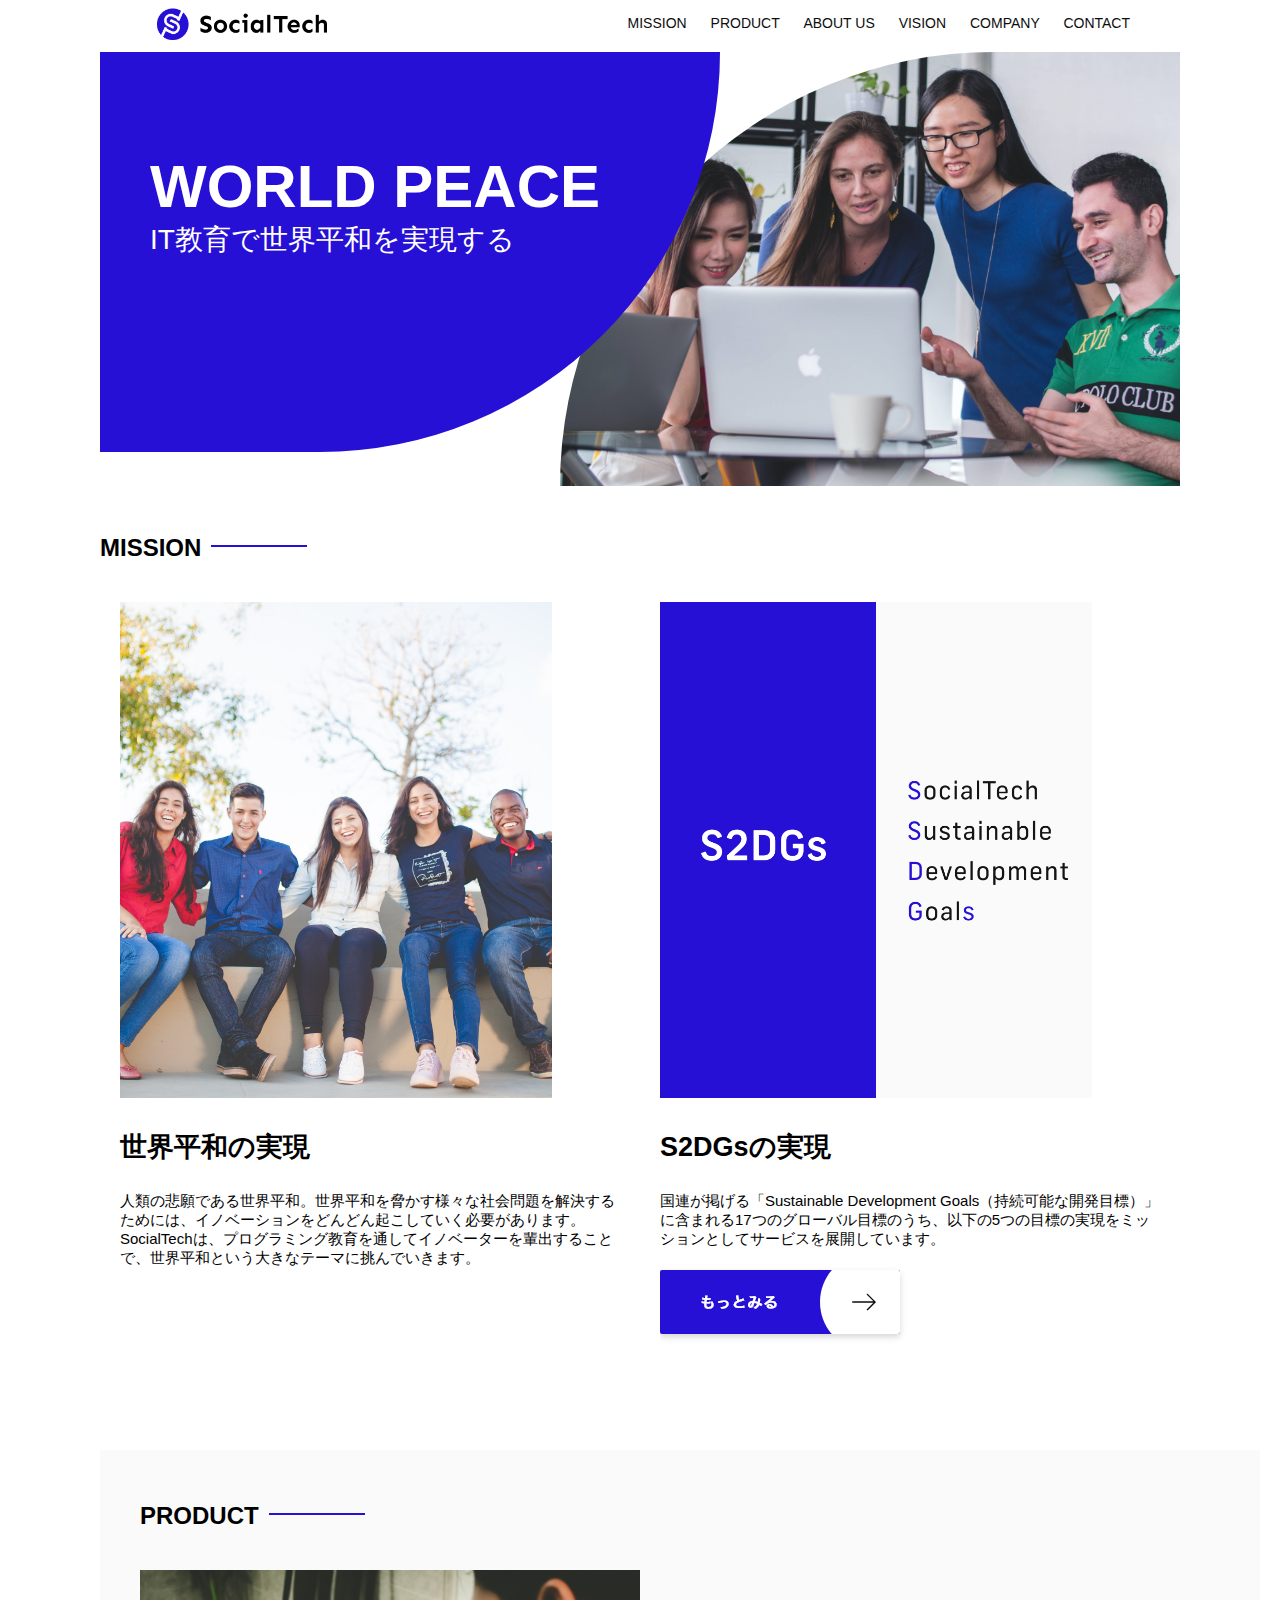
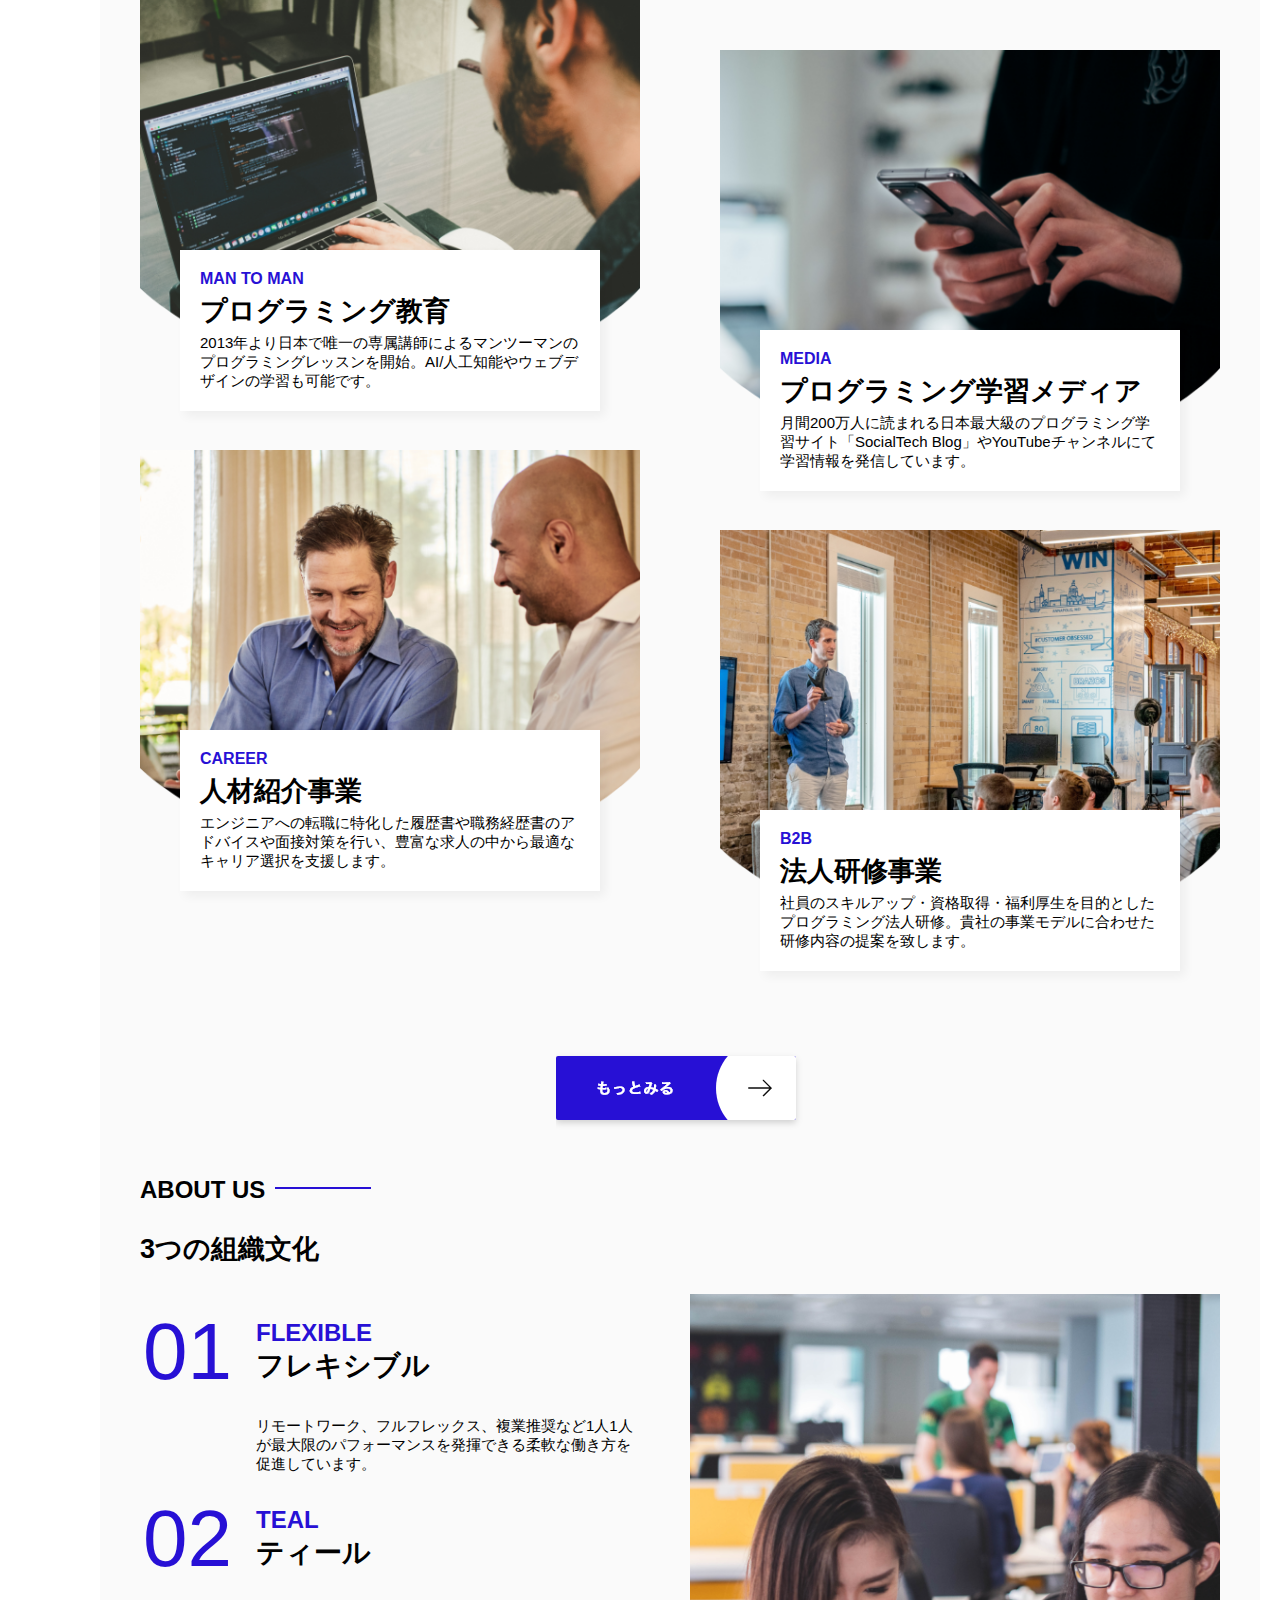
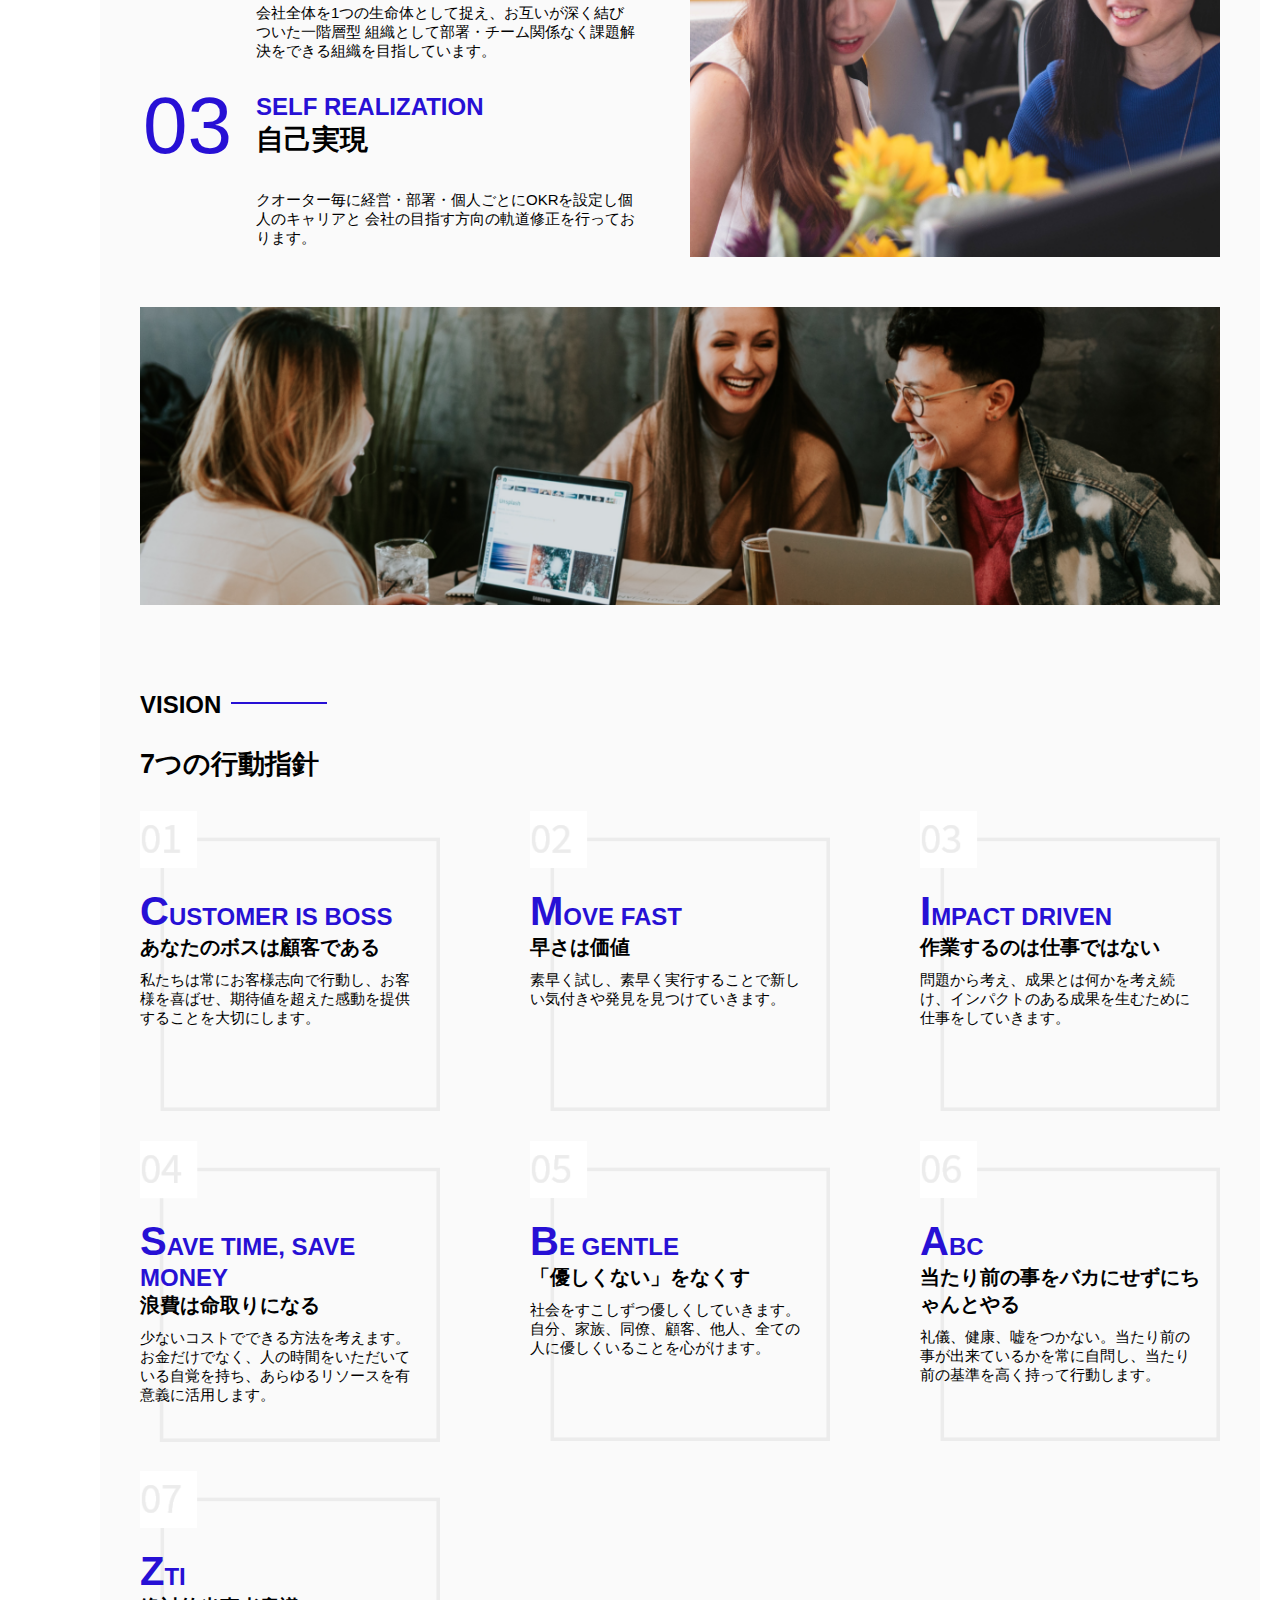
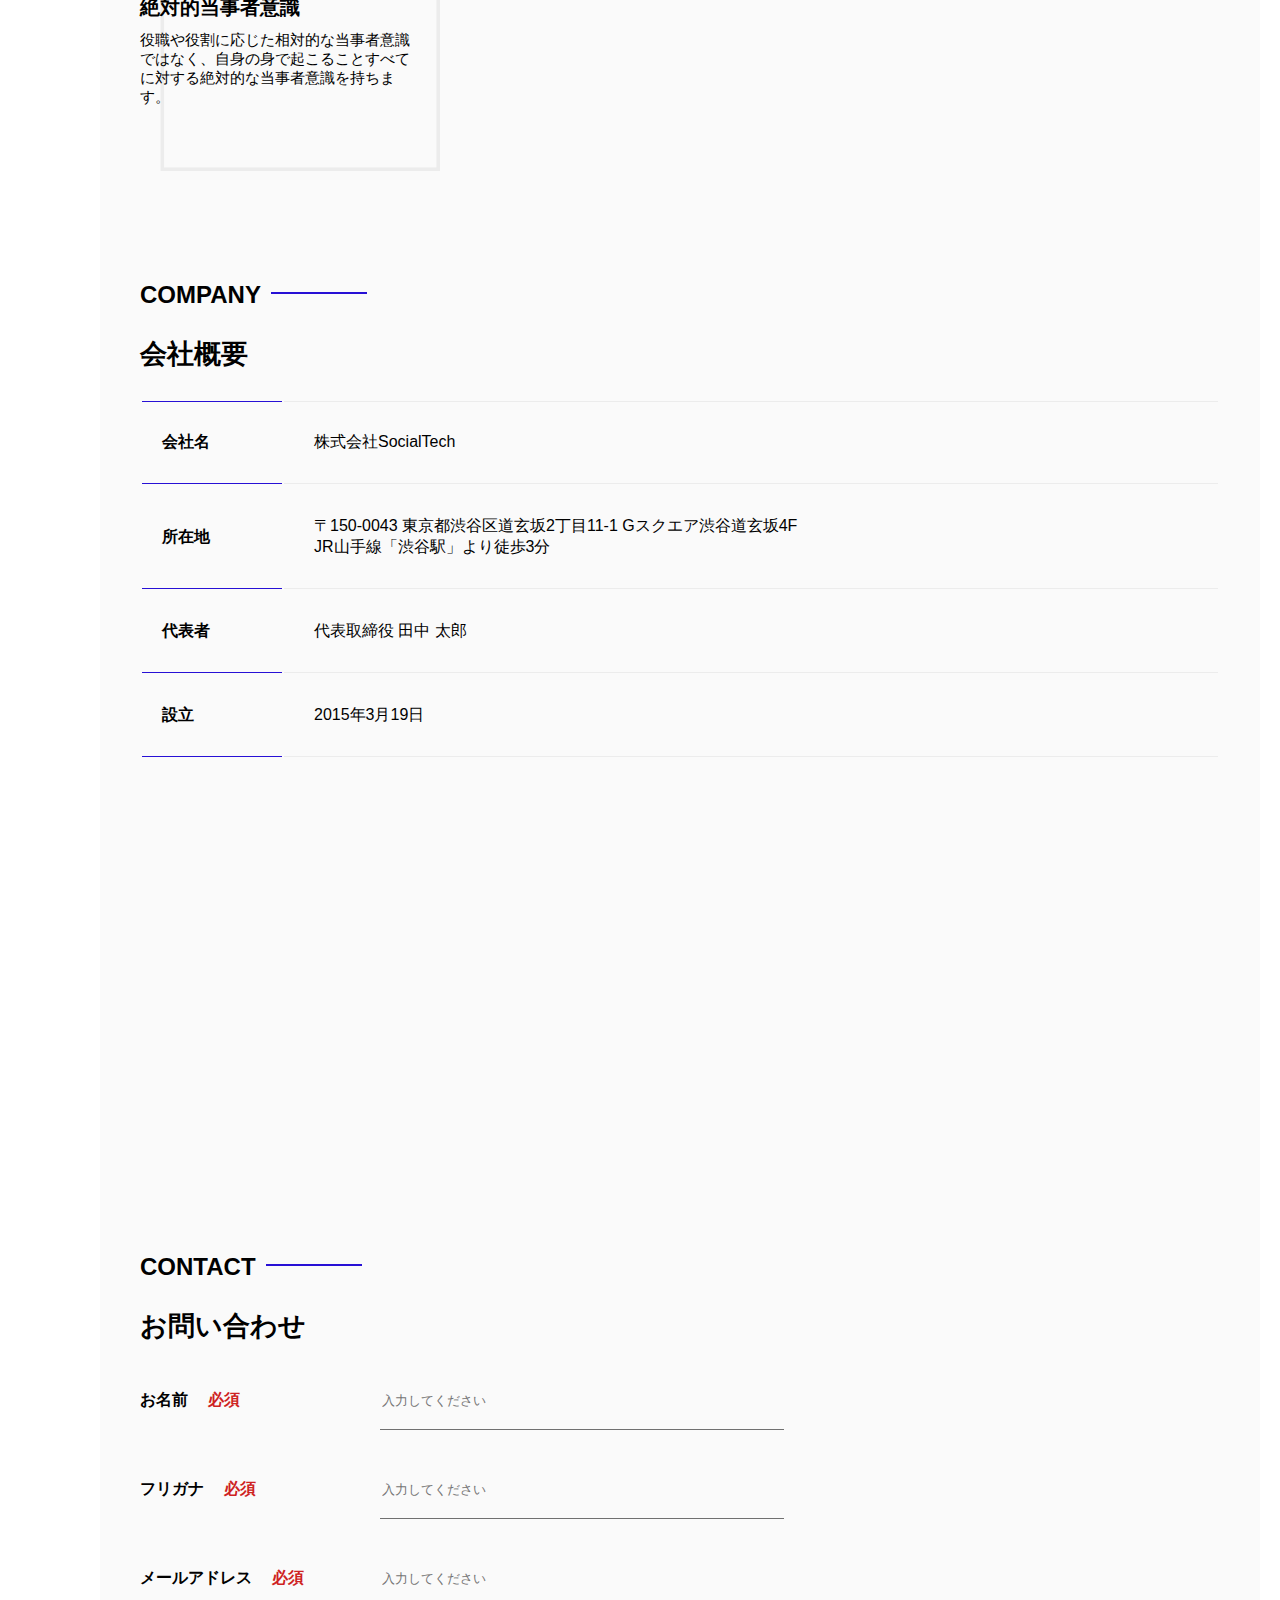
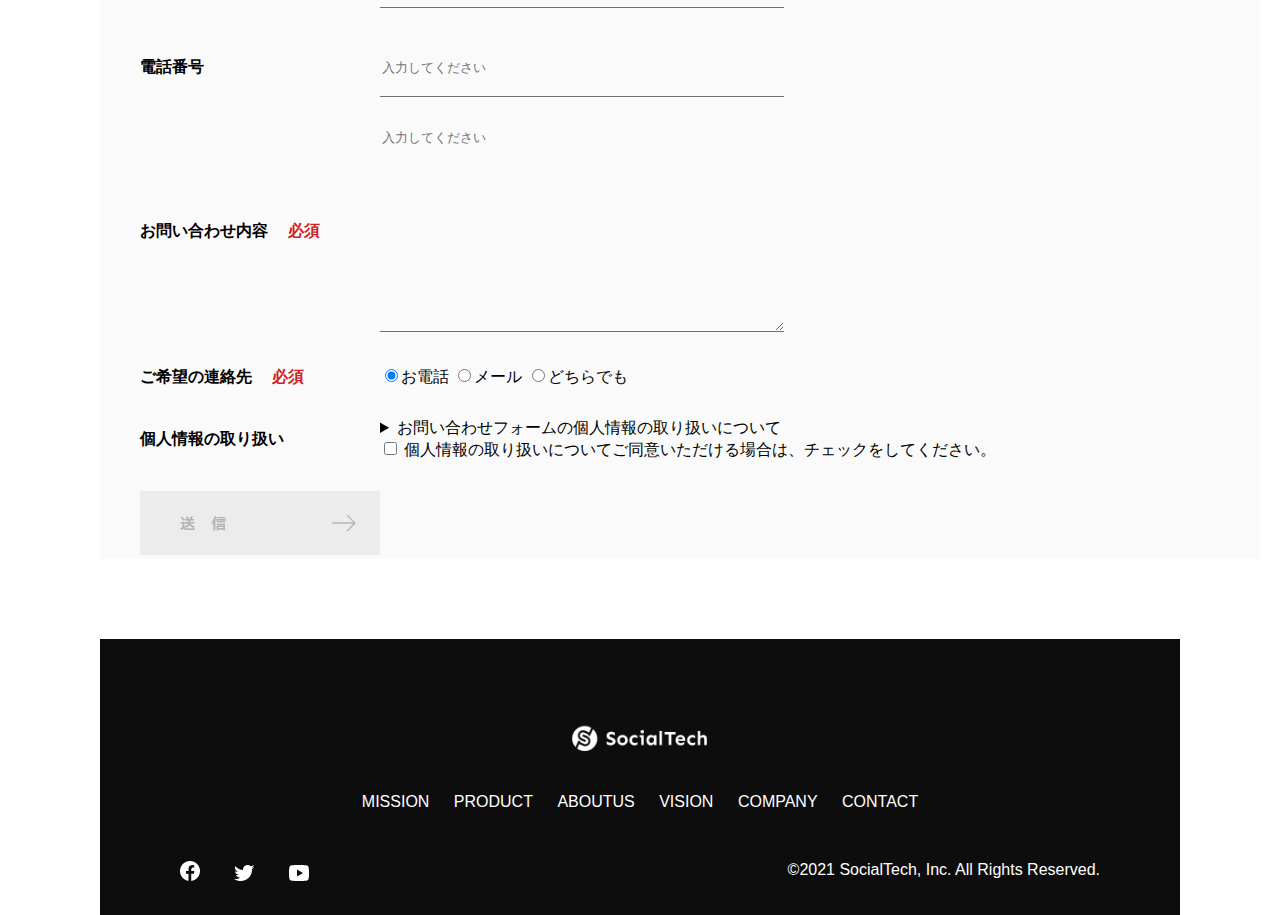
<file: index.html>
<!DOCTYPE html>
<html lang="jp">
<head>
  <meta charset="UTF-8">
  <meta http-equiv="X-UA-Compatible" content="IE=edge">
  <meta name="description" content="SocialTechはEdTech業界のリーディングカンパニーを目指します。">
  <meta name="viewport" content="width=device-width, initial-scale=1.0">
  <title>Socialtech</title>
  <link rel="stylesheet" href="style.css">


  <meta property="og:title" content="SocialTechサンプル">
<meta property="og:description" content="SocialTech ">
<meta property="og:type" content="article"></meta>
<meta property="og:url" content="https://koharuko.github.io/socialtech03/"></meta>
<meta property="og:image" content="https://koharuko.github.io/socialtech03//images/index/index-aboutus1.png"></meta>
<meta name="twitter:card" content="summary"></meta>
<meta property="twitter:title" content="侍エンジニアの教材通りに初めて作成したwebページです"></meta>
<meta property="twitter:description" content="SocialTech "></meta>
<meta property="twitter:image" content="https://koharuko.github.io/socialtech03/images/index/index-aboutus1.png"></meta>
  

</head>
<body>

  <header>
    <a href="index.html"><img src="images/logo.png" alt="トップページに戻る"></a>

    <nav id="nav-pc">
      <a href="mission.html">MISSION</a>
      <a href="product.html">PRODUCT</a>
      <a href="index.html#aboutus">ABOUT US</a>
      <a href="index.html#vision">VISION</a>
      <a href="index.html#company">COMPANY</a>
      <a href="index.html#contact">CONTACT</a>
    </nav>
    <!-- スマホ用メニューボタン -->
    <img id="menu-sp" src="images/button-menu.png" alt="ナビゲーションを開く" onclick="document.getElementById('nav-sp').style.display = 'block'">

     <!-- スマホ用ナビゲーション -->
     <nav id="nav-sp">
      <img id="close" src="images/button-close.png" alt="ナビゲーションを閉じる" onclick="document.getElementById('nav-sp').style.display = 'none'">
      <a id="logo-sp" href="index.html" onclick="document.getElementById('nav-sp').style.display = 'none'"><img
          src="images/logo-sp.png" alt="トップページに戻る"></a>
      <a class="menu" href="mission.html" onclick="document.getElementById('nav-sp').style.display = 'none'">MISSION</a>
      <a class="menu" href="product.html" onclick="document.getElementById('nav-sp').style.display = 'none'">PRODUCT</a>
      <a class="menu" href="index.html#aboutus" onclick="document.getElementById('nav-sp').style.display = 'none'">ABOUT
        US</a>
      <a class="menu" href="index.html#vision"
        onclick="document.getElementById('nav-sp').style.display = 'none'">VISION</a>
      <a class="menu" href="index.html#company"
        onclick="document.getElementById('nav-sp').style.display = 'none'">COMPANY</a>
      <a class="menu" href="index.html#contact"
        onclick="document.getElementById('nav-sp').style.display = 'none'">CONTACT</a>
      <div id="sns">
        <a href="https://www.facebook.com/sejuku2013"><img src="images/button-facebook.png" alt="Facebookのリンク"></a>
        <a href="https://twitter.com/samuraijuku"><img src="images/button-twitter.png" alt="Twitterのリンク"></a>
        <a href="https://www.youtube.com/channel/UCCFOQO5aDK0xXam4cUQXT8g"><img src="images/button-youtube.png" alt="YouTubeのリンク"></a>
      </div>
    </nav>
  </header>

  <main>
    <article>
      <!-- メインビジュアル -->
      <section id="main-visual">
        <div id="main-message">
          <h1>WORLD PEACE</h1>
          <p>IT教育で世界平和を実現する</p>
        </div>
        <img src="images/index/index-main.png" alt="PCの周りに集まる多国籍の仲間たち">
      </section>
      <!-- ミッション -->
      <section id="mission">
        <h2 class="index-h2">MISSION</h2>
        <div id="mission-flex">
          <div>
            <img id="mission-photo" src="images/index/index-mission.png" alt="屋外のベンチで写真を撮影する多国籍の仲間たち">
              <h3>世界平和の実現</h3>
              <p>
                人類の悲願である世界平和。世界平和を脅かす様々な社会問題を解決するためには、イノベーションをどんどん起こしていく必要があります。SocialTechは、プログラミング教育を通してイノベーターを輩出することで、世界平和という大きなテーマに挑んでいきます。
              </p>
          </div>
            <div>
              <img id="s2dgs" src="images/index/s2dgs.png" alt="S2DGs">
              <h3>S2DGsの実現</h3>
              <p>国連が掲げる「Sustainable Development Goals（持続可能な開発目標）」に含まれる17つのグローバル目標のうち、以下の5つの目標の実現をミッションとしてサービスを展開しています。</p>
              <a href="mission.html">
                <img src="images/button-more.png" alt="もっと見る">
              </a>
            </div>
        </div>
      </section>
       <!-- プロダクト -->
       <section id="product">
        <h2 class="index-h2">PRODUCT</h2>
        <div>
          <div id="product-left">
            <div>
              <img class="product-photo" src="images/index/index-mantoman.png" alt="PCでコードを書く男性">
              <div class="product-explain">
                <span>MAN TO MAN</span>
                <h3>プログラミング教育</h3>
                <p>2013年より日本で唯一の専属講師によるマンツーマンのプログラミングレッスンを開始。AI/人工知能やウェブデザインの学習も可能です。</p>
              </div>
            </div>
            <div>
              <img class="product-photo" src="images/index/index-career.png" alt="笑顔で話し合う2人の男性">
              <div class="product-explain">
                <span>CAREER</span>
                <h3>人材紹介事業</h3>
                <p>エンジニアへの転職に特化した履歴書や職務経歴書のアドバイスや面接対策を行い、豊富な求人の中から最適なキャリア選択を支援します。</p>
              </div>
            </div>
          </div>
          <div id="product-right">
             <div>
               <img class="product-photo" src="images/index/index-media.png" alt="スマートフォンを操作する人">
               <div class="product-explain">
                 <span>MEDIA</span>
                 <h3>プログラミング学習メディア</h3>
                 <p>月間200万人に読まれる日本最大級のプログラミング学習サイト「SocialTech Blog」やYouTubeチャンネルにて学習情報を発信しています。</p>
               </div>
             </div>
             <div>
               <img class="product-photo" src="images/index/index-b2b.png" alt="講演中の男性とそれを聴く人々">
               <div class="product-explain">
                 <span>B2B</span>
                 <h3>法人研修事業</h3>
                 <p>社員のスキルアップ・資格取得・福利厚生を目的としたプログラミング法人研修。貴社の事業モデルに合わせた研修内容の提案を致します。</p>
               </div>
             </div>
           </div>
         </div>
         <div>
           <a id="product-more" href="product.html">
             <img src="images/button-more.png" alt="もっとみる">
           </a>
         </div>
         <!---ABOUT US-->
      <section id="aboutus">
        <h2 class="index-h2">ABOUT US</h2>
        <h3>3つの組織文化</h3>
        <div>
           <table class="culture-table">
             <tr>
               <td>
                 <span class="culture-num">01</span>
               </td>
               <td>
                 <span class="culture-en">FLEXIBLE</span>
                 <span class="culture-jp">フレキシブル</span>
               </td>
             </tr>
             <tr>
               <td>
                 <!--空のセル-->
               </td>
               <td>
                 <p class="culture-description">
                   リモートワーク、フルフレックス、複業推奨など1人1人が最大限のパフォーマンスを発揮できる柔軟な働き方を促進しています。
                 </p>
               </td>
             </tr>
             <tr>
               <td>
                 <span class="culture-num">02</span>
               </td>
               <td>
                 <span class="culture-en">TEAL</span>
                 <span class="culture-jp">ティール</span>
               </td>
             </tr>
             <tr>
               <td>
                 <!--空のセル-->
               </td>
               <td>
                 <p class="culture-description">
                   会社全体を1つの生命体として捉え、お互いが深く結びついた一階層型
                   組織として部署・チーム関係なく課題解決をできる組織を目指しています。
                 </p>
               </td>
             </tr>
             <tr>
               <td>
                 <span class="culture-num">03</span>
               </td>
               <td>
                 <span class="culture-en">SELF REALIZATION</span>
                 <span class="culture-jp">自己実現</span>
               </td>
             </tr>
             <tr>
               <td>
                 <!--空のセル-->
               </td>
               <td>
                 <p class="culture-description">
                   クオーター毎に経営・部署・個人ごとにOKRを設定し個人のキャリアと
                   会社の目指す方向の軌道修正を行っております。
                 </p>
               </td>
             </tr>
           </table>
           <img class="culture-img" src="images/index/index-aboutus1.png" alt="笑顔で話し合う2人の女性">
        </div>
        <img class="culture-img2" src="images/index/index-aboutus2.png" alt="笑顔で話し合う3人の男女">
      </section>
       <!-- VISION -->
       <section id="vision">
        <h2 class="index-h2">VISION</h2>
        <h3>7つの行動指針</h3>
        <div>
          <div class="vision-box">
            <img src="images/index/vision-01.png" alt="01">
            <span>
              <h4>CUSTOMER IS BOSS</h4>
              <h5>あなたのボスは顧客である</h5>
              <p>私たちは常にお客様志向で行動し、お客様を喜ばせ、期待値を超えた感動を提供することを大切にします。</p>
            </span>
          </div>
           <div class="vision-box">
             <img src="images/index/vision-02.png" alt="02">
             <span>
               <h4>MOVE FAST</h4>
               <h5>早さは価値</h5>
               <p>素早く試し、素早く実行することで新しい気付きや発見を見つけていきます。</p>
             </span>
           </div>
           <div class="vision-box">
             <img src="images/index/vision-03.png" alt="03">
             <span>
               <h4>IMPACT DRIVEN</h4>
               <h5>作業するのは仕事ではない</h5>
               <p>問題から考え、成果とは何かを考え続け、インパクトのある成果を生むために仕事をしていきます。</p>
             </span>
           </div>
           <div class="vision-box">
             <img src="images/index//vision-04.png" alt="04">
             <span>
               <h4>SAVE TIME, SAVE MONEY</h4>
               <h5>浪費は命取りになる</h5>
               <p>少ないコストでできる方法を考えます。お金だけでなく、人の時間をいただいている自覚を持ち、あらゆるリソースを有意義に活用します。</p>
             </span>
           </div>
           <div class="vision-box">
             <img src="images/index/vision-05.png" alt="05">
             <span>
               <h4>BE GENTLE</h4>
               <h5>「優しくない」をなくす</h5>
               <p>社会をすこしずつ優しくしていきます。自分、家族、同僚、顧客、他人、全ての人に優しくいることを心がけます。</p>
             </span>
           </div>
           <div class="vision-box">
             <img src="images/index/vision-06.png" alt="06">
             <span>
               <h4>ABC</h4>
               <h5>当たり前の事をバカにせずにちゃんとやる</h5>
               <p>礼儀、健康、嘘をつかない。当たり前の事が出来ているかを常に自問し、当たり前の基準を高く持って行動します。</p>
             </span>
           </div>
           <div class="vision-box">
             <img src="images/index/vision-07.png" alt="07">
             <span>
               <h4>ZTI</h4>
               <h5>絶対的当事者意識</h5>
               <p>役職や役割に応じた相対的な当事者意識ではなく、自身の身で起こることすべてに対する絶対的な当事者意識を持ちます。</p>
             </span>
           </div>
        </div>
      </section>
      <!-- COMPANY -->
      <section id="company">
        <h2 class="index-h2">COMPANY</h2>
        <h3>会社概要</h3>
         <table id="company-table">
           <tr>
             <th class="tableheader-first">会社名</th>
             <td class="cell-first">株式会社SocialTech</td>
           </tr>
           <tr>
             <th class="tableheader">所在地</th>
             <td class="cell">〒150-0043 東京都渋谷区道玄坂2丁目11-1 Gスクエア渋谷道玄坂4F<br>JR山手線「渋谷駅」より徒歩3分</td>
           </tr>
           <tr>
             <th class="tableheader">代表者</th>
             <td class="cell">代表取締役 田中 太郎</td>
           </tr>
           <tr>
             <th class="tableheader">設立</th>
             <td class="cell">2015年3月19日</td>
           </tr>
         </table>
         <iframe src="https://www.google.com/maps/embed?pb=!1m18!1m12!1m3!1d3241.7761306151356!2d139.6961907!3d35.6578869!2m3!1f0!2f0!3f0!3m2!1i1024!2i768!4f13.1!3m3!1m2!1s0x60188b55ffeee63f%3A0x73330361de4fb84f!2z44CSMTUwLTAwNDMg5p2x5Lqs6YO95riL6LC35Yy66YGT546E5Z2C77yS5LiB55uu77yR77yR4oiSMSBHIDRm!5e0!3m2!1sja!2sjp!4v1655197654961!5m2!1sja!2sjp" width="600" height="450" style="border:0;" allowfullscreen="" loading="lazy" referrerpolicy="no-referrer-when-downgrade"></iframe>
      </section>
      <!-- お問い合わせフォーム -->
      <section id="contact">
        <h2 class="index-h2">CONTACT</h2>
        <h3>お問い合わせ</h3>
        <!-- STATIC FORMSのフォームタグ -->
        <form action="https://api.staticforms.xyz/submit" method="post">
          <input type="text" name="honeypot" style="display:none">
          <input type="hidden" name="accessKey" value="cb79d3b1-262f-49a4-a49f-f4cf645e17c3">
          <input type="hidden" name="subject" value="お問い合わせフォーム" />
          <input type="hidden" name="replyTo" value="thelife83111236@gmail.com">
          <input type="hidden" name="redirectTo" value="">
          <div>
            <div class="contact-heading">
              <label class="contact-label">お名前<span class="contact-span">必須</span></label>
            </div>
            <div class="contact-form">
              <input type="text" name="name" placeholder="入力してください" class="contact-textbox">
            </div>
          </div>
          <div>
            <div class="contact-heading">
              <label class="contact-label">フリガナ<span class="contact-span">必須</span></label>
            </div>
            <div>
              <input type="text" name="hurigana" placeholder="入力してください" class="contact-textbox">
            </div>
          </div>
          <div>
            <div class="contact-heading">
              <label class="contact-label">メールアドレス<span class="contact-span">必須</span></label>
            </div>
            <div>
              <input type="text" name="email" placeholder="入力してください" class="contact-textbox">
            </div>
          </div>
          <div>
            <div class="contact-heading">
              <label class="contact-label">電話番号</label>
            </div>
            <div>
              <input type="text" name="tel" placeholder="入力してください" class="contact-textbox">
            </div>
          </div>
          <div>
            <div class="contact-heading">
              <label class="contact-label">お問い合わせ内容<span class="contact-span">必須</span></label>
            </div>
            <div>
              <textarea class="contact-textarea" placeholder="入力してください" name="message"></textarea>
            </div>
          </div>
          <div>
            <div class="contact-heading">
              <label class="contact-label">ご希望の連絡先<span class="contact-span">必須</span></label>
            </div>
            <div>
              <input class="radiobutton" type="radio" value="tel" name="contact" checked><label>お電話</label>
              <input class="radiobutton" type="radio" value="mail" name="contact"><label>メール</label>
              <input class="radiobutton" type="radio" value="both" name="contact"><label>どちらでも</label>
            </div>
          </div>
          <div>
            <div class="contact-heading">
              <label class="contact-label">個人情報の取り扱い</label>
            </div>
            <div>
              <details>
                <summary>お問い合わせフォームの個人情報の取り扱いについて</summary>
                <div>
                  <span>１．組織の名称又は氏名</span><br>
                  株式会社SocialTech<br><br>
                  <span>２．個人情報保護管理者（若しくはその代理人）の氏名又は職名、所属及び連絡先
                    鈴木 一郎 コーポレート部</span><br>
                  メールアドレス：support@socialtech.net<br>
                  TEL：03-xxxx-xxxx<br>
                  <span>３．個人情報の利用目的</span><br>
                  ・本サービス及び本サービスに関連する情報の提供又はそれらに関する連絡のため<br>
                  ・ユーザーの本人確認のため<br>
                  ・当社サービスのご案内のため<br>
                  ・当社の商品等の広告または宣伝（電子メールによるものを含むものとします。）<br><br>
                  <span>４．個人情報の取り扱い業務の委託</span><br>
                  個人情報の取扱業務の全部または一部を外部に業務委託する場合があります。<br>
                  その際、弊社は、個人情報を適切に保護できる管理体制を敷き実行していることを条件として<br>
                  委託先を厳選したうえで、機密保持契約を委託先と締結し、お客様の個人情報を厳密に管理させます。<br><br>
                  <span>５．個人情報の開示等の請求</span><br>
                  お客様は、弊社に対してご自身の個人情報の開示等（利用目的の通知、開示、内容の訂正・追加・削除、利用の停止または消去、第三者への提供の停止）に関して、当社問合わせ窓口に申し出ることができます。<br>
                  その際、弊社はお客様ご本人を確認させていただいたうえで、合理的な期間内に対応いたします。<br><br>
                  なお、個人情報に関する弊社問合わせ先は、次の通りです。<br><br>
                  株式会社SocialTech　個人情報問合せ窓口<br>
                  〒150-0043　東京都渋谷区道玄坂2丁目11-1 Ｇスクエア渋谷道玄坂 4F<br>
                  メールアドレス：support@socialtech.net　TEL：03-xxxx-xxxx<br><br>
                  <span>６．個人情報を提供されることの任意性について</span><br><br>
                  お客様がご自身の個人情報を弊社に提供されるか否かは、お客様のご判断によりますが、もしご提供されない場合には、適切なサービスが提供できない場合がありますので予めご了承ください。
                </div>
              </details>
              <input type="checkbox" name="agree">
              <span>個人情報の取り扱いについてご同意いただける場合は、チェックをしてください。</span>
            </div>
          </div>
          <input type="image" value="Submit" src="images/button-submit.png" alt="送信する">
        </form>
      </section>
    </article>

    <footer>
      <div id="footer-logo">
        <img src="images/logo-sp.png" alt="SocialTech">
      </div>
      <div id="footer-link">
        <a href="mission.html">MISSION</a>
        <a href="product.html">PRODUCT</a>
        <a href="index.html#aboutus">ABOUTUS</a>
        <a href="index.html#vision">VISION</a>
        <a href="index.html#company">COMPANY</a>
        <a href="index.html#contact">CONTACT</a>
      </div>
      <div id="sns-footer">
        <a href="https://www.facebook.com/sejuku2013"><img src="images/button-facebook.png" alt="Facebookのリンク"></a>
        <a href="https://twitter.com/samuraijuku"><img src="images/button-twitter.png" alt="Twitterのリンク"></a>
        <a href="https://www.youtube.com/channel/UCCFOQO5aDK0xXam4cUQXT8g"><img src="images/button-youtube.png" alt="YouTubeのリンク"></a>
         <span id="copyright">&copy;2021 SocialTech, Inc. All Rights Reserved. </span>
      </div>
    </footer>
  </main>
</body>
</html>
</file>
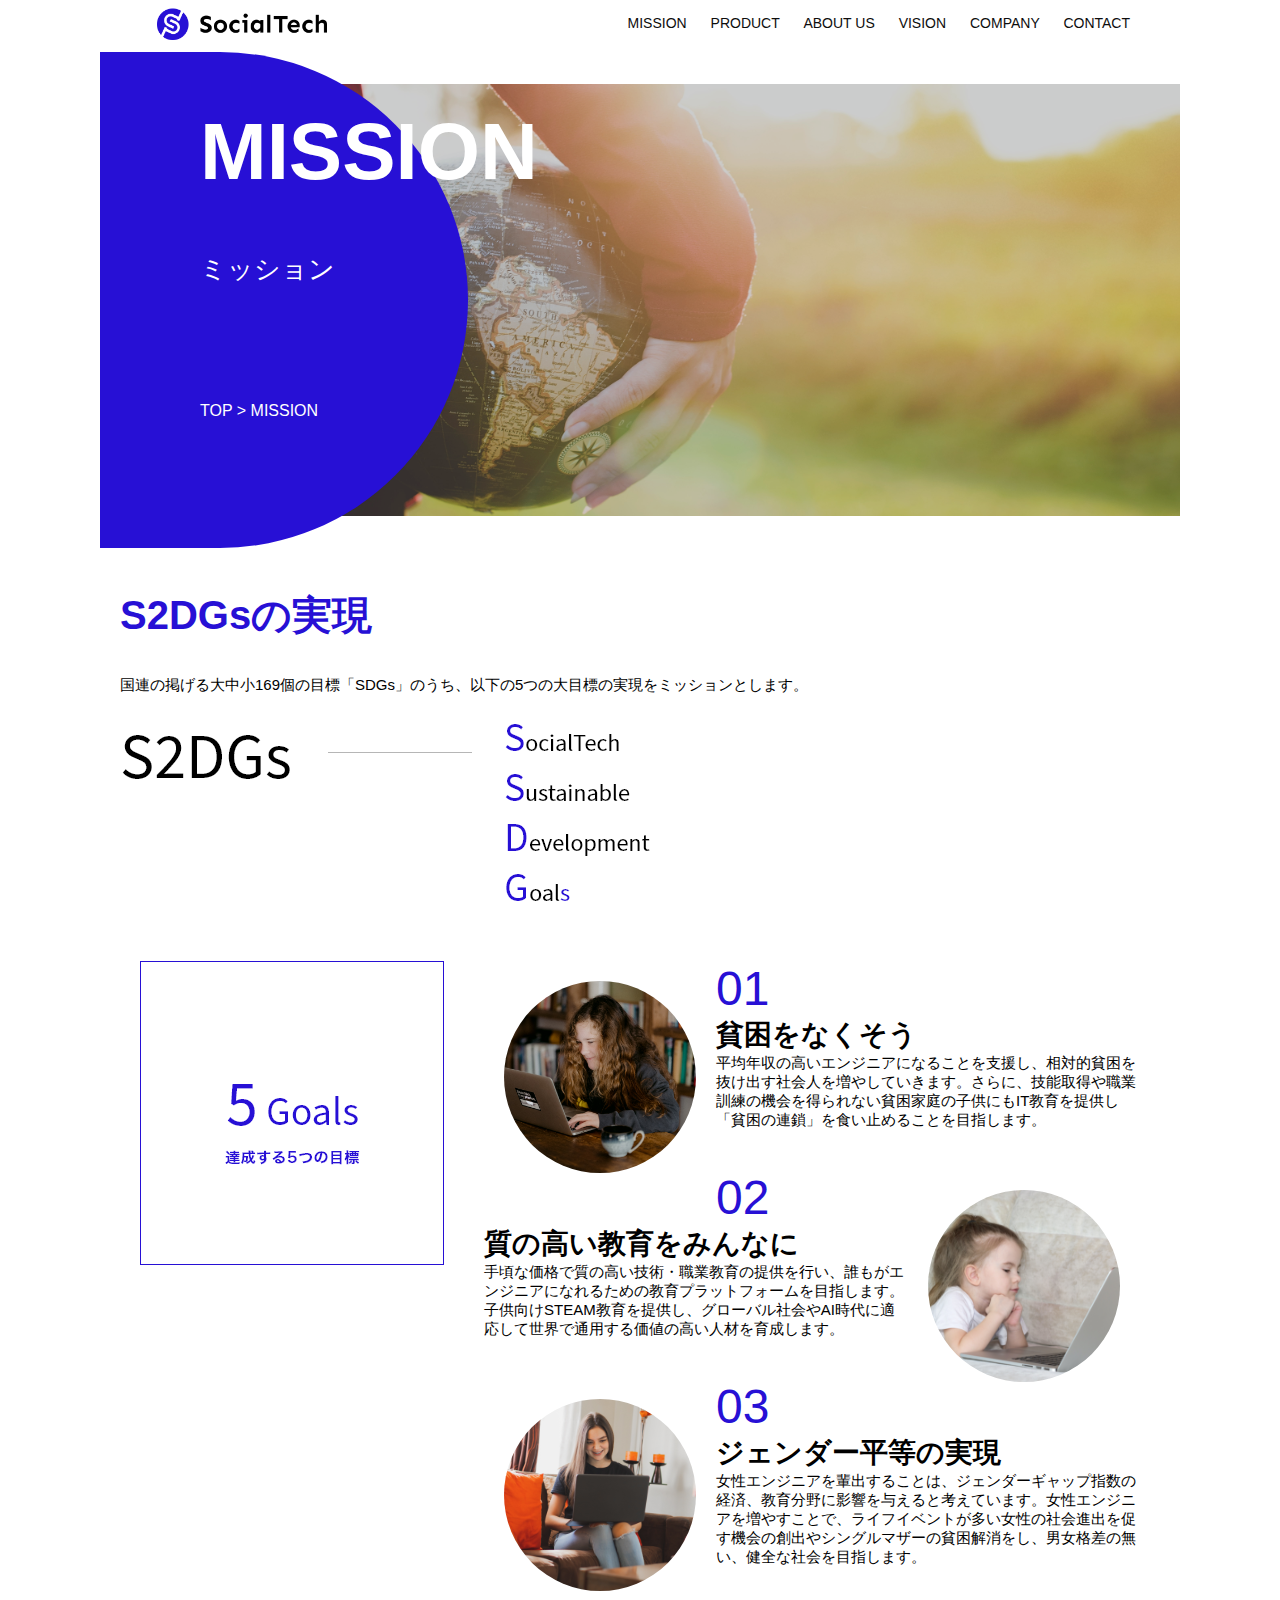
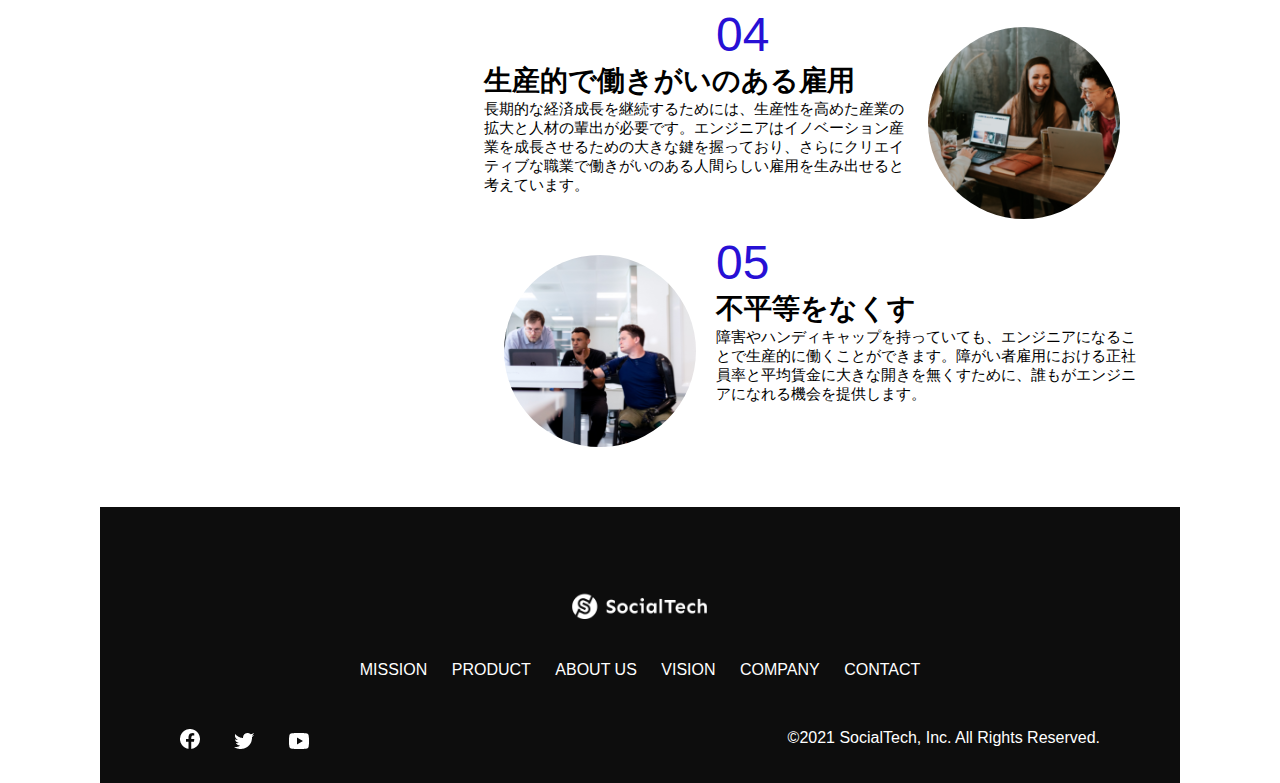
<file: mission.html>
<!DOCTYPE html>
  <html>
  <head>
    <title>SocialTech - MISSION ミッション -</title>
    <meta charset="utf-8">
    <meta name="description" content="SocialTechが目指す5つの目標（S2DGs）を紹介します">
    <meta name="viewport" content="width=device-width, initial-scale=1.0">
    <link rel="stylesheet" href="style.css">
  </head>
 
  <body>
    <!-- ヘッダー -->
    <header>
      <!-- ロゴ -->
      <a href="index.html" id="logo"><img src="images/logo.png" alt="トップページに戻る"></a>
  
      <!-- PC用ナビゲーション -->
      <nav id="nav-pc">
        <a href="mission.html">MISSION</a>
        <a href="product.html">PRODUCT</a>
        <a href="index.html#aboutus">ABOUT US</a>
        <a href="index.html#vision">VISION</a>
        <a href="index.html#company">COMPANY</a>
        <a href="index.html#contact">CONTACT</a>
      </nav>
  
      <!-- スマホ用メニューボタン -->
      <img id="menu-sp" src="images/button-menu.png" alt="ナビゲーションを開く" onclick="document.getElementById('nav-sp').style.display = 'block'">
  
      <!-- スマホ用ナビゲーション -->
      <nav id="nav-sp">
        <img id="close" src="images/button-close.png" alt="ナビゲーションを閉じる" onclick="document.getElementById('nav-sp').style.display = 'none'">
        <a id="logo-sp" href="index.html" onclick="document.getElementById('nav-sp').style.display = 'none'"><img
            src="images/logo-sp.png" alt="トップページに戻る"></a>
        <a class="menu" href="mission.html" onclick="document.getElementById('nav-sp').style.display = 'none'">MISSION</a>
        <a class="menu" href="product.html" onclick="document.getElementById('nav-sp').style.display = 'none'">PRODUCT</a>
        <a class="menu" href="index.html#aboutus" onclick="document.getElementById('nav-sp').style.display = 'none'">ABOUT
          US</a>
        <a class="menu" href="index.html#vision"
          onclick="document.getElementById('nav-sp').style.display = 'none'">VISION</a>
        <a class="menu" href="index.html#company"
          onclick="document.getElementById('nav-sp').style.display = 'none'">COMPANY</a>
        <a class="menu" href="index.html#contact"
          onclick="document.getElementById('nav-sp').style.display = 'none'">CONTACT</a>
        <div id="sns">
          <a href="https://www.facebook.com/sejuku2013"><img src="images/button-facebook.png" alt="Facebookのリンク"></a>
          <a href="https://twitter.com/samuraijuku"><img src="images/button-twitter.png" alt="Twitterのリンク"></a>
          <a href="https://www.youtube.com/channel/UCCFOQO5aDK0xXam4cUQXT8g"><img src="images/button-youtube.png" alt="YouTubeのリンク"></a>
        </div>
      </nav>
    </header>
    <main>
      <article>
        <section id="mission-main">
          <div id="mission-title">
            <h1>MISSION</h1>
            <span>ミッション</span>
            <div>TOP > MISSION</div>
          </div>
        </section>
        <section id="mission-s2dgs">
          <h2 class="mission-h2">S2DGsの実現</h2>
          <p>国連の掲げる大中小169個の目標「SDGs」のうち、以下の5つの大目標の実現をミッションとします。</p>
          <img src="images/mission/mission-s2dgs.png" alt="S2DGs">
        </section>
        <section id="mission-5goals">
          <div>
            <img id="s2dgs-image" src="images/mission/mission-5goals.png" alt="5Goals">
          </div>
          <div>
            <div>
              <img class="fivegoals-image-left" src="images/mission/mission-5goals01.png" alt="PCを操作する女の子">
              <span class="fivegoals-number">01</span>
              <h3 class="fivegoals-h3">貧困をなくそう</h3>
              <p class="fivegoals-p">
                平均年収の高いエンジニアになることを支援し、相対的貧困を抜け出す社会人を増やしていきます。さらに、技能取得や職業訓練の機会を得られない貧困家庭の子供にもIT教育を提供し「貧困の連鎖」を食い止めることを目指します。
              </p>
            </div>
    
            <div>
              <img class="fivegoals-image-right" src="images/mission/mission-5goals02.png" alt="PCを見つめる小さい女の子">
              <span class="fivegoals-number">02</span>
              <h3 class="fivegoals-h3">質の高い教育をみんなに</h3>
              <p class="fivegoals-p">
                手頃な価格で質の高い技術・職業教育の提供を行い、誰もがエンジニアになれるための教育プラットフォームを目指します。子供向けSTEAM教育を提供し、グローバル社会やAI時代に適応して世界で通用する価値の高い人材を育成します。
              </p>
            </div>
    
            <div>
              <img class="fivegoals-image-left" src="images/mission/mission-5goals03.png" alt="PCを操作する女性">
              <span class="fivegoals-number">03</span>
              <h3 class="fivegoals-h3">ジェンダー平等の実現</h3>
              <p class="fivegoals-p">
                女性エンジニアを輩出することは、ジェンダーギャップ指数の経済、教育分野に影響を与えると考えています。女性エンジニアを増やすことで、ライフイベントが多い女性の社会進出を促す機会の創出やシングルマザーの貧困解消をし、男女格差の無い、健全な社会を目指します。
              </p>
            </div>
    
            <div>
              <img class="fivegoals-image-right" src="images/mission/mission-5goals04.png" alt="笑顔で話し合う3人の男女">
              <span class="fivegoals-number">04</span>
              <h3 class="fivegoals-h3">生産的で働きがいのある雇用</h3>
              <p class="fivegoals-p">
                長期的な経済成長を継続するためには、生産性を高めた産業の拡大と人材の輩出が必要です。エンジニアはイノベーション産業を成長させるための大きな鍵を握っており、さらにクリエイティブな職業で働きがいのある人間らしい雇用を生み出せると考えています。
              </p>
            </div>
    
            <div>
              <img class="fivegoals-image-left" src="images/mission/mission-5goals05.png" alt="障害を持つ男性が生き生きと働く様子">
              <span class="fivegoals-number">05</span>
              <h3 class="fivegoals-h3">不平等をなくす</h3>
              <p class="fivegoals-p">
                障害やハンディキャップを持っていても、エンジニアになることで生産的に働くことができます。障がい者雇用における正社員率と平均賃金に大きな開きを無くすために、誰もがエンジニアになれる機会を提供します。
              </p>
            </div>
          </div>
        </section>
      </article>
      <footer>
        <div id="footer-logo">
          <img src="images/logo-sp.png" alt="SocialTech">
        </div>
        <div id="footer-link">
          <a href="mission.html">MISSION</a>
          <a href="product.html">PRODUCT</a>
          <a href="index.html#aboutus">ABOUT US</a>
          <a href="index.html#vision">VISION</a>
          <a href="index.html#company">COMPANY</a>
          <a href="index.html#contact">CONTACT</a>
        </div>
        <div id="sns-footer">
          <a href="https://www.facebook.com/sejuku2013"><img src="images/button-facebook.png" alt="Facebookのリンク"></a>
          <a href="https://twitter.com/samuraijuku"><img src="images/button-twitter.png" alt="Twitterのリンク"></a>
          <a href="https://www.youtube.com/channel/UCCFOQO5aDK0xXam4cUQXT8g"><img src="images/button-youtube.png" alt="YouTubeのリンク"></a>
          <span id="copyright">&copy;2021 SocialTech, Inc. All Rights Reserved. </span>
        </div>
      </footer>
    </main>
  </body>
 
  </html>
</file>
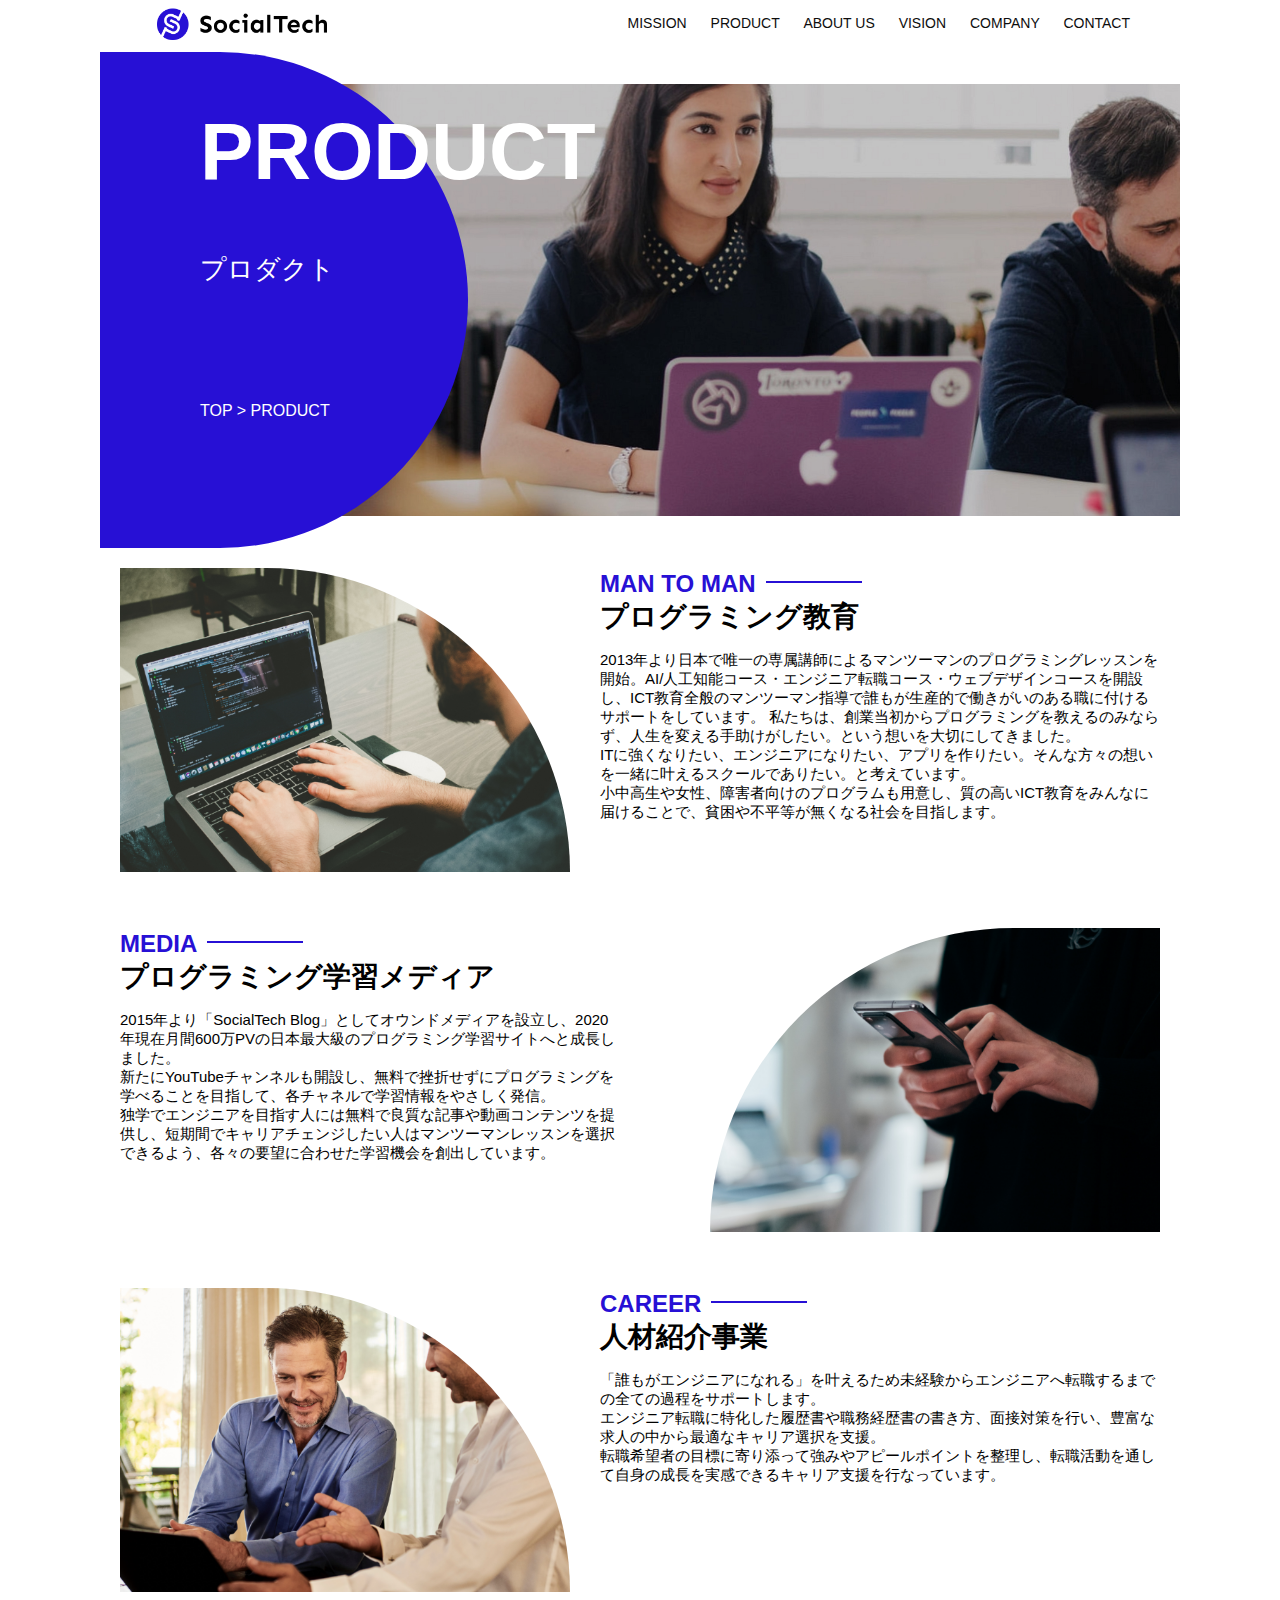
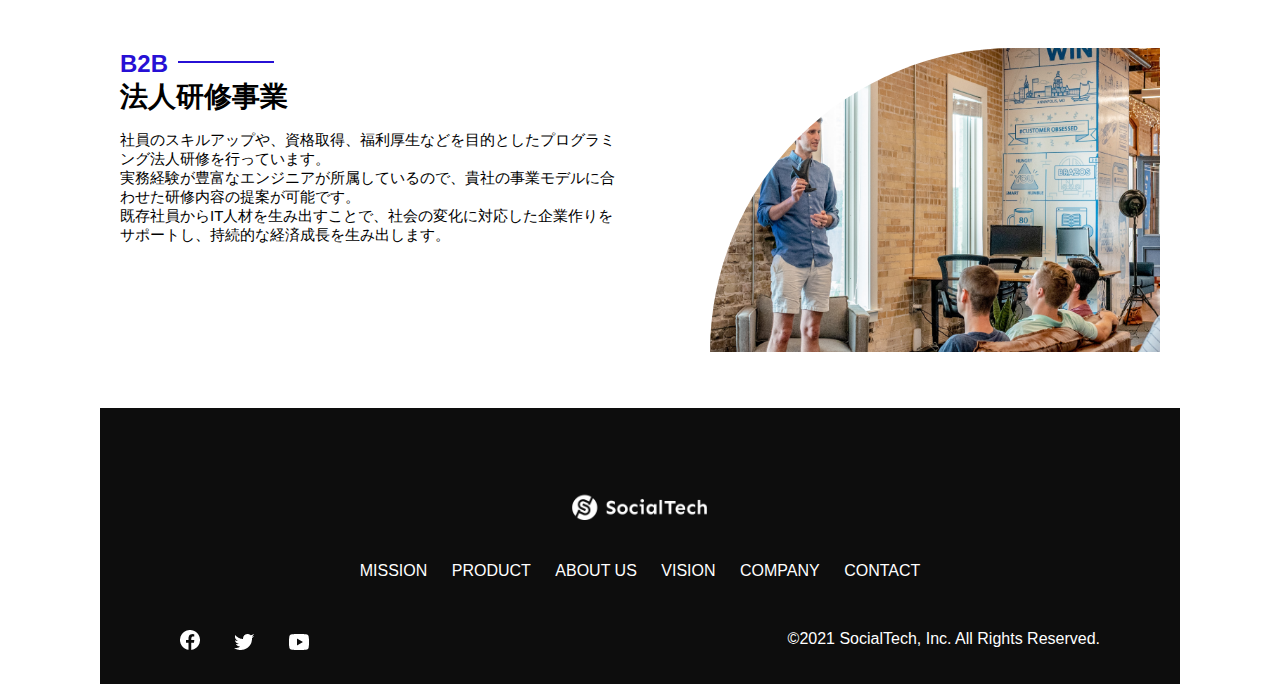
<file: product.html>
<!DOCTYPE html>
<html>
<head>
  <title>SocialTech -PRODUCT プロダクト-</title>
  <meta charset="utf-8">
  <meta name="description" content="SocialTechの4つのプロダクトを紹介します">
  <meta name="viewport" content="width=device-width, initial-scale=1.0">
  <link rel="stylesheet" href="style.css">
</head>

<body>
  <!-- ヘッダー -->
  <header>
    <!-- ロゴ -->
    <a href="index.html" id="logo"><img src="images/logo.png" alt="トップページに戻る"></a>

    <!-- PC用ナビゲーション -->
    <nav id="nav-pc">
      <a href="mission.html">MISSION</a>
      <a href="product.html">PRODUCT</a>
      <a href="index.html#aboutus">ABOUT US</a>
      <a href="index.html#vision">VISION</a>
      <a href="index.html#company">COMPANY</a>
      <a href="index.html#contact">CONTACT</a>
    </nav>

    <!-- スマホ用メニューボタン -->
    <img id="menu-sp" src="images/button-menu.png" alt="ナビゲーションを開く" onclick="document.getElementById('nav-sp').style.display = 'block'">

    <!-- スマホ用ナビゲーション -->
    <nav id="nav-sp">
      <img id="close" src="images/button-close.png" alt="ナビゲーションを閉じる" onclick="document.getElementById('nav-sp').style.display = 'none'">
      <a id="logo-sp" href="index.html" onclick="document.getElementById('nav-sp').style.display = 'none'"><img
          src="images/logo-sp.png" alt="トップページに戻る"></a>
      <a class="menu" href="mission.html" onclick="document.getElementById('nav-sp').style.display = 'none'">MISSION</a>
      <a class="menu" href="product.html" onclick="document.getElementById('nav-sp').style.display = 'none'">PRODUCT</a>
      <a class="menu" href="index.html#aboutus" onclick="document.getElementById('nav-sp').style.display = 'none'">ABOUT
        US</a>
      <a class="menu" href="index.html#vision"
        onclick="document.getElementById('nav-sp').style.display = 'none'">VISION</a>
      <a class="menu" href="index.html#company"
        onclick="document.getElementById('nav-sp').style.display = 'none'">COMPANY</a>
      <a class="menu" href="index.html#contact"
        onclick="document.getElementById('nav-sp').style.display = 'none'">CONTACT</a>
      <div id="sns">
        <a href="https://www.facebook.com/sejuku2013"><img src="images/button-facebook.png" alt="Facebookのリンク"></a>
        <a href="https://twitter.com/samuraijuku"><img src="images/button-twitter.png" alt="Twitterのリンク"></a>
        <a href="https://www.youtube.com/channel/UCCFOQO5aDK0xXam4cUQXT8g"><img src="images/button-youtube.png" alt="YouTubeのリンク"></a>
      </div>
    </nav>
  </header>
  <main>
    <article>
      <section id="product-main">
        <div id="product-title">
          <h1>PRODUCT</h1>
          <span>プロダクト</span>
          <div>TOP > PRODUCT</div>
        </div>
      </section>
      <section class="product-section1">
        <img src="images/product/product-mantoman.png" alt="PCでコードを書く男性">
        <div>
          <h2 class="product-h2">MAN TO MAN</h2>
          <h3 class="product-h3">プログラミング教育</h3>
          <p>
            2013年より日本で唯一の専属講師によるマンツーマンのプログラミングレッスンを開始。AI/人工知能コース・エンジニア転職コース・ウェブデザインコースを開設し、ICT教育全般のマンツーマン指導で誰もが生産的で働きがいのある職に付けるサポートをしています。
            私たちは、創業当初からプログラミングを教えるのみならず、人生を変える手助けがしたい。という想いを大切にしてきました。<br>ITに強くなりたい、エンジニアになりたい、アプリを作りたい。そんな方々の想いを一緒に叶えるスクールでありたい。と考えています。<br>小中高生や女性、障害者向けのプログラムも用意し、質の高いICT教育をみんなに届けることで、貧困や不平等が無くなる社会を目指します。
          </p>
        </div>
      </section>
      <section class="product-section2">
        <div>
          <h2 class="product-h2">MEDIA</h2>
          <h3 class="product-h3">プログラミング学習メディア</h3>
          <p>2015年より「SocialTech
            Blog」としてオウンドメディアを設立し、2020年現在月間600万PVの日本最大級のプログラミング学習サイトへと成長しました。<br>新たにYouTubeチャンネルも開設し、無料で挫折せずにプログラミングを学べることを目指して、各チャネルで学習情報をやさしく発信。<br>独学でエンジニアを目指す人には無料で良質な記事や動画コンテンツを提供し、短期間でキャリアチェンジしたい人はマンツーマンレッスンを選択できるよう、各々の要望に合わせた学習機会を創出しています。
          </p>
        </div>
        <img src="images/product/product-media.png" alt="スマートフォンを操作する人">
      </section>
      <section class="product-section1">
        <img src="images/product/product-career.png" alt="笑顔で話し合う2人の男性">
        <div>
          <h2 class="product-h2">CAREER</h2>
          <h3 class="product-h3">人材紹介事業</h3>
          <p>
            「誰もがエンジニアになれる」を叶えるため未経験からエンジニアへ転職するまでの全ての過程をサポートします。<br>エンジニア転職に特化した履歴書や職務経歴書の書き方、面接対策を行い、豊富な求人の中から最適なキャリア選択を支援。<br>転職希望者の目標に寄り添って強みやアピールポイントを整理し、転職活動を通して自身の成長を実感できるキャリア支援を行なっています。<br>
          </p>
        </div>
      </section>
      <section class="product-section2">
        <div>
          <h2 class="product-h2">B2B</h2>
          <h3 class="product-h3">法人研修事業</h3>
          <p>
            社員のスキルアップや、資格取得、福利厚生などを目的としたプログラミング法人研修を行っています。<br>実務経験が豊富なエンジニアが所属しているので、貴社の事業モデルに合わせた研修内容の提案が可能です。<br>既存社員からIT人材を生み出すことで、社会の変化に対応した企業作りをサポートし、持続的な経済成長を生み出します。
          </p>
        </div>
        <img src="images/product/product-b2b.png" alt="講演中の男性とそれを聴く人々">
      </section>
    </article>
    <footer>
      <div id="footer-logo">
        <img src="images/logo-sp.png" alt="SocialTech">
      </div>
      <div id="footer-link">
        <a href="mission.html">MISSION</a>
        <a href="product.html">PRODUCT</a>
        <a href="index.html#aboutus">ABOUT US</a>
        <a href="index.html#vision">VISION</a>
        <a href="index.html#company">COMPANY</a>
        <a href="index.html#contact">CONTACT</a>
      </div>
      <div id="sns-footer">
        <a href="https://www.facebook.com/sejuku2013"><img src="images/button-facebook.png" alt="Facebookのリンク"></a>
        <a href="https://twitter.com/samuraijuku"><img src="images/button-twitter.png" alt="Twitterのリンク"></a>
        <a href="https://www.youtube.com/channel/UCCFOQO5aDK0xXam4cUQXT8g"><img src="images/button-youtube.png" alt="YouTubeのリンク"></a>
        <span id="copyright">&copy;2021 SocialTech, Inc. All Rights Reserved. </span>
      </div>
    </footer>
  </main>
</body>

</html>
</file>
<file: style.css>
body {
  font-family: "Source Sans Pro", "Hiragino Kaku Gothic ProN", Meiryo, Arial, sans-serif;
}

p {
  font-size: 15px;
}

/*================
 PC用のスタイル 
=================*/
@media screen and (min-width: 768px) {
  

/* 横幅設定 */
body {
  max-width: 1080px;
  min-width: 960px;
  margin: 0 auto 0 auto;
}
  
/* ヘッダー */
header {
  display: flex;
  justify-content: space-between;
  max-width: 980px;
  margin: 0 auto 0 auto;
}

 /* ナビゲーションのレイアウト */
#nav-pc {
  text-align: right;
  font-size: 14px;
  padding-top: 15px;
}
  
/* ナビゲーションのリンクの装飾設定 */
#nav-pc > a {
  text-decoration: none;
  margin-left: 20px;
}
#nav-pc > a:link {
  color: #0d0d0d;
}
#nav-pc > a:visited {
  color: #0d0d0d;
}
#nav-pc > a:hover {
  color: #0d0d0d;
  text-decoration: underline;
}
#nav-pc > a:active {
  color: #0d0d0d;
}

 /* スマホ用ナビを非表示 */
 #nav-sp,
 #menu-sp {
   display: none;
 }


#main-visual {
  position: relative;
  height: 400px;
  max-width: 100%;
}

#main-message {
  position: absolute;
  top: 0;
  left: 0;
  background-color: #2710d5;
  color: #ffffff;
  border-radius: 0 0 476px 0;
  width: 100%;
  height: 100%;
  max-width: 620px;
  z-index: 11;
}

#main-message > h1 {
  font-size: 60px;
  font-weight: bold;
  margin: 100px 0 0 50px;
}

#main-message > p {
  font-size: 28px;
  margin: 0 0 0 50px;
}

#main-visual > img {
  max-width: 620px;
  border-radius: 476px 0 0 0;
  position: absolute;
  top: 0;
  right: 0;
  z-index: 10;
}

h2 {
  margin-top: 40px;
}

h2::after {
  content: url(images/line.png);
  margin-left: 10px;
}

h3 {
  font-size: 27px;
}

#mission {
  margin: 80px auto 80px auto;
  width: 100%;
}

#mission-flex {
  width: 100%;
  display: flex;
}

#mission-flex > div {
  width: 50%;
  margin: 20px;
}

/* プロダクト */
#product {
  background-color: #fafafa;
  width: 100%;
  margin: 80px 0 80px 0;
  padding: 10px 40px 0px 40px;
}

/* 外枠 */
#product > div {
  margin-top: 40px;
  display: flex;
}

/* 左のカラム */
#product-left {
  width: 50%;
  margin-right: 20px;
}

/* 右のカラム */
#product-right {
  width: 50%;
  margin-left: 20px;
  margin-top: 80px;
}

/* 画像＋説明の枠 */
#product-left > div {
  position: relative;
  height: 480px;
  margin-right: 20px;
}
#product-right > div {
  position: relative;
  height: 480px;
  margin-left: 20px;
}

/* 画像*/
.product-photo {
  width: 100%;
}

  /* 説明文の枠 */
  .product-explain {
    background-color: #ffffff;
    position: absolute;
    left: 0;
    top: 280px;
    margin: 0 40px 0 40px;
    padding: 20px;
    box-shadow: 5px 5px 10px rgba(0, 0, 0, 0.05);
  }
  
  /* 説明文の英語 */
  .product-explain > span {
    color: #2710d5;
    font-weight: bold;
    font-size: 16px;
    margin: 0;
  }
  
  /* 説明文の見出し */
  .product-explain > h3 {
    margin: 5px 0 5px 0;
  }
  
  /* 説明文 */
  .product-explain > p {
    margin: 0;
  }
  
  /* 「もっとみる」ボタン */
  #product-more {
    margin: 0 auto -42px auto;
  }

  /* ABOUT US */
  #aboutus {
    margin: 80px auto 80px auto;
  }
  
  /* 3つの組織文化と画像を入れる枠 */
  #aboutus > div {
    display: flex;
  }

    /* 画像 */
    .culture-img {
      width: 100%;
      align-self: flex-start;
    }
    
    .culture-img2 {
      margin-top: 50px;
      width: 100%;
    }

    /* 3つの組織文化の表 */
  .culture-table {
    max-width: 500px;
    margin-right: 50px;
  }

  /* 番号 */
  .culture-num {
    font-size: 80px;
    color: #2710d5;
    margin: 0 20px 0 0;
  }
  
  /* 組織文化英語 */
  .culture-en {
    color: #2710d5;
    font-weight: bold;
    font-size: 24px;
    display: block;
  }
  
  /* 組織文化日本語 */
  .culture-jp {
    font-size: 28px;
    font-weight: bold;
  }
  
  /* 説明文 */
  .culture-description {
    margin: 0;
  }

  /* ビジョン */
  #vision {
    margin: 80px auto 80px auto;
  }
  
  /* セクション内の外枠 */
  #vision > div {
    width: 100%;
    display: flex;
    justify-content: space-between;
    flex-wrap: wrap;
  }
  
  /* 7つの行動指針の枠 */
  .vision-box {
    width: 300px;
    height: 300px;
    margin-bottom: 30px;
    position: relative;
  }

  .vision-box > img {
    width: 100%;
    height: auto;
    position: absolute;
    top: 0;
    left: 0;
    z-index: 30;
  }
  
  .vision-box > span {
    position: absolute;
    top: 0;
    left: 0;
    z-index: 31;
    margin-right: 20px;
  }
  
  .vision-box > span > h4 {
    color: #2710d5;
    font-size: 24px;
    margin: 80px 0 0 0;
  }
  
  .vision-box > span > h4::first-letter {
    font-size: 40px;
  }
  
  .vision-box > span > h5 {
    font-size: 20px;
    margin: 0 0 0 0;
  }
  
  .vision-box > span > p {
    margin: 10px 0 0 0;
  }

  /* 会社概要 */
#company {
  margin: 80px auto 80px auto;
}

  #company-table {
    width: 100%;
  }
  
  .tableheader {
    text-align: left;
    padding: 20px;
    border-bottom-color: #2710d5;
    border-bottom-width: 1px;
    border-bottom-style: solid;
    width: 100px;
  }
  
  .tableheader-first {
    text-align: left;
    padding: 20px;
    border-bottom-color: #2710d5;
    border-bottom-width: 1px;
    border-bottom-style: solid;
    border-top-color: #2710d5;
    border-top-width: 1px;
    border-top-style: solid;
    width: 100px;
  }
  
  .cell {
    padding: 30px;
    border-bottom-color: #ececec;
    border-bottom-width: 1px;
    border-bottom-style: solid;
  }
  
  .cell-first {
    padding: 30px;
    border-bottom-color: #ececec;
    border-bottom-width: 1px;
    border-bottom-style: solid;
    border-top-color: #ececec;
    border-top-width: 1px;
    border-top-style: solid;
  }

  #company > iframe {
    width: 100%;
    height: 368px;
    margin-top: 40px;
  }
  
  /* お問い合わせ */
  #contact {
    margin: 80px auto 80px auto;
  }
  
  /* 外枠 */
  #contact > form > div {
    display: flex;
    flex-direction: row;
    flex-wrap: wrap;
    padding-bottom: 30px;
  }

   /* 左列の見出し */
   .contact-heading {
    width: 240px;
    align-self: center;
  }
  /* 見出しのラベル */
  .contact-label {
    font-weight: bold;
  }
  /* 必須 */
  .contact-span {
    color: #ce2222;
    margin: 0 0 0 20px;
    font-weight: bold;
  }

   /* テキストボックス */
   .contact-textbox {
    border-top: 0;
    border-left: 0;
    border-right: 0;
    border-bottom-width: 1px;
    border-bottom-color: #707070;
    border-bottom-style: solid;
    background-color: #fafafa;
    width: 400px;
    height: 56px;
  }
  /* お問い合わせ内容のテキストエリア */
  .contact-textarea {
    border-top: 0;
    border-left: 0;
    border-right: 0;
    border-bottom-width: 1px;
    border-bottom-color: #707070;
    border-bottom-style: solid;
    background-color: #fafafa;
    width: 400px;
    height: 200px;
  }

   /* 個人情報の取り扱い */
   details {
    width: 700px;
  }
  details > div {
    background-color: #fafafa;
    padding: 20px;
  } 
  details > div > span {
    font-weight: bold;
  }

  /* フッター */
footer {
  background-color: #0d0d0d;
  text-align: center;
  padding: 80px 80px 30px 80px;
}

#footer-logo {
  margin-bottom: 30px;
}

  #footer-link {
    margin-bottom: 50px;
  }
  #footer-link > a {
    text-decoration: none;
    margin: 10px;
  }
  #footer-link > a:link {
    color: #ffffff;
  }
  #footer-link > a:visited {
    color: #ffffff;
  }
  #footer-link > a:hover {
    color: #ffffff;
    text-decoration: underline;
  }
  #footer-link > a:active {
    color: #ffffff;
  }

  #sns-footer {
    text-align: left;
    width: 100%;
  }
 
  #sns-footer > a {
    margin-right: 30px;
  }
  
  #copyright {
    color: #ffffff;
    float: right;
  }

  /* mission.html用スタイル */
   /* ミッションのメインビジュアル */
   #mission-main {
    height: 496px;
    width: 100%;
    background-image: url("images/mission/mission-main.png");
    background-repeat: no-repeat;
    background-position-y: center;
  }

  #mission-title {
    background-color: #2710d5;
    width: 368px;
    color: #ffffff;
    height: 496px;
    border-radius: 0 248px 248px 0;
    position: relative;
  }

  #mission-title > h1 {
    position: absolute;
    top: 0;
    left: 100px;
    font-size: 80px;
  }

  #mission-title > span {
    position: absolute;
    top: 200px;
    left: 100px;
    font-size: 26px;
  }

  #mission-title > div {
    position: absolute;
    top: 350px;
    left: 100px;
    font-size: 16px;
  }

  #mission-s2dgs {
    width: 100%;
    margin: 20px;
  }

  .mission-h2 {
    color: #2710d5;
    font-size: 40px;
  }

  .mission-h2::after {
    content: none;
  }

  #mission-5goals {
    margin: 20px;
    display: flex;
  }

  #mission-5goals > div {
    flex-grow: 1;
    padding: 20px;
  }

  #mission-5goals > div > div {
    margin-bottom: 40px;
  }

  .fivegoals-image-right {
    float: right;
    margin: 20px;
  }

  .fivegoals-image-left {
    float: left;
    margin: 20px;
  }

  .fivegoals-number {
    color: #2710d5;
    font-size: 48px;
    margin: 0;
  }

  .fivegoals-h3 {
    font-size: 28px;
    font-weight: bold;
    margin: 0;
  }

  .fivegoals-p {
    margin: 0;
  }

  /* プロダクトページ */
  #product-main {
    height: 496px;
    width: 100%;
    background-image: url("images/product/product-main.png");
    background-repeat: no-repeat;
    background-position-y: center;
  }

  #product-title {
    background-color: #2710d5;
    width: 368px;
    color: #ffffff;
    height: 496px;
    border-radius: 0 248px 248px 0;
    position: relative;
  }
  #product-title > h1 {
    position: absolute;
    top: 0;
    left: 100px;
    font-size: 80px;
  }

  #product-title > span {
    position: absolute;
    top: 200px;
    left: 100px;
    font-size: 26px;
  }

  #product-title > div {
    position: absolute;
    top: 350px;
    left: 100px;
    font-size: 16px;
  }
  /* セクション1 */
  .product-section1 {
    position: relative;
    margin: 20px;
    height: 340px;
  }

  .product-section1 > img {
    position: absolute;
    top: 0;
    left: 0;
    width: 450px;
    margin: 0 40px 30px 0;
    border-radius: 0 432px 0 0;
  }

  .product-section1 > div {
    position: absolute;
    top: 0;
    left: 480px;
  }

  /* セクション2 */
  .product-section2 {
    position: relative;
    margin: 20px;
    height: 340px;
  }

  .product-section2 > img {
    position: absolute;
    top: 0;
    right: 0;
    width: 450px;
    margin: 0 0 30px 40px;
    border-radius: 432px 0 0 0;
  }

  .product-section2 > div {
    width: 500px;
    position: absolute;
    top: 0;
    left: 0;
  }

  .product-h2 {
    color: #2710d5;
    font-size: 24px;
    margin: 0;
  }

  .product-h3 {
    font-size: 28px;
    margin: 0;
  }
}

/*====================
スマートフォン用のスタイル
=====================*/
@media screen and (max-width: 767px) {
  body {
    min-width: 375px;
    margin: 0;
  }

  /* PC用ナビゲーション非表示 */
  #nav-pc {
    display: none;
  }

  /* ハンバーガーメニュー */
  #menu-sp {
    float: right;
    padding: 0;
  }

  /* スマホ用ナビゲーションの表示切替 */
  /* 初期状態、レイアウトと非表示設定 */
  #nav-sp {
    background-color: #2710d5;
    position: absolute;
    left: 0;
    top: 0;
    height: 100%;
    width: 100%;
    display: none;
    z-index: 100;
  }

  /* ×ボタン */
  #close {
    position: absolute;
    top: 20px;
    right: 20px;
  }

  /* ナビゲーションメニュー用ロゴ */
  #logo-sp {
    margin: 80px 0 30px 20px;
  }

  /* ナビゲーションのリンクの装飾設定 */
  #nav-sp > a {
    display: block;
  }

  #nav-sp > a:link {
    color: #ffffff;
  }
  #nav-sp > a:visited {
    color: #ffffff;
  }
  #nav-sp > a:hover {
    color: #ffffff;
    text-decoration: underline;
  }
  #nav-sp > a:active {
    color: #ffffff;
  }
  #nav-sp > .menu {
    height: 44px;
    font-size: 16px;
    background-image: url("images/arrow.png");
    background-repeat: no-repeat;
    background-position: right top;
  }
  #sns {
    position: absolute;
    bottom: 20px;
    left: 20px;
  }
  #sns > a {
    margin-right: 30px;
  }

   /* メインビジュアル */
   #main-visual {
     position: relative;
     height: 470px;
     width: 100%;
     overflow: hidden;
   }
   #main-visual > div {
     position: absolute;
     top: 0;
     left: 0;
     background-color: #2710d5;
     color: white;
     border-radius: 0 0 476px 0;
     text-align: center;
     height: 280px;
     width: 100%;
     z-index: 11;
   }
   #main-visual > div > h1 {
     font-size: 28px;
     margin: 90px 0 0 0;
   }
 
   #main-visual > div > p {
     margin: 0;
   }
 
   #main-visual > img {
     width: 100%;
     border-radius: 476px 0 0 0;
     z-index: 10;
     position: absolute;
     bottom: 0;
     right: 0;
   }

   /* 見出し */
   h2::after {
    content: url("images/line.png");
    margin-left: 10px;
  }

  h3 {
    font-size: 24px;
    margin: 10px 0 0 0;
  }

  /* ミッション */
  #mission {
    margin: 20px;
  }

  #mission-photo {
    width: 100%;
  }

  #s2dgs {
    width: 100%;
  }

  /* プロダクト */
  #product {
    background-color: #fafafa;
    padding-top: 10px;
  }

  #product h2 {
    margin-left: 20px;
  }
  /* 外枠 */
  /* 左右のカラム　スマホでは縦並び */
  #product-left,
  #product-right {
    margin-right: 20px;
    margin-left: 20px;
  }

  /* 画像＋説明の枠 */
  #product-left > div,
  #product-right > div {
    position: relative;
    height: 540px;
  }

  /* 説明文の枠 */
  .product-explain {
    background-color: #ffffff;
    position: absolute;
    left: 0;
    bottom: 50px;
    padding: 20px;
    box-shadow: 5px 5px 10px rgba(0, 0, 0, 0.05);
  }

  .product-explain > span {
    color: #2710d5;
    font-weight: bold;
    font-size: 16px;
    margin: 0px;
  }

  .product-explain > h3 {
    margin: 10px 0 10px 0;
  }

   /* 画像 */
   .product-photo {
    width: 100%;
  }

  #product-more > img {
    margin: 0 0 -42px 20px;
  }

   /* ABOUT US */
   #aboutus {
    margin: 80px 20px 80px 20px;
  }

  #aboutus > div {
    display: flex;
    flex-direction: column;
  }

  .culture-table {
    width: 100%;
    padding-right: 20px;
    order: 2;
  }
  .culture-img {
    width: 100%;
    order: 1;
  }

  .culture-img2 {
    width: 100%;
  }

  .culture-num {
    font-size: 80px;
    color: #2710d5;
  }

  .culture-en {
    color: #2710d5;
    font-weight: bold;
    font-size: 24px;
    display: block;
  }

  .culture-jp {
    display: block;
  }

  .culture-description {
    margin: 0;
  }

  /* ビジョン */
  #vision {
    margin: 80px 20px 80px 20px;
  }

  .vision-box {
    width: 300px;
    height: 300px;
    margin-bottom: 30px;
    position: relative;
  }

  .vision-box > img {
    width: 100%;
    height: auto;
    position: absolute;
    top: 0;
    left: 0;
    z-index: 30;
  }

  .vision-box > span {
    position: absolute;
    top: 0;
    left: 0;
    z-index: 31;
    margin-right: 20px;
  }

  .vision-box > span > h4 {
    color: #2710d5;
    font-size: 24px;
    margin: 60px 0 0 0;
  }

  .vision-box > span > h5 {
    font-size: 20px;
    margin: 0 0 0 0;
  }
  .vision-box > span > p {
    margin: 10px 0 0 0;
  }

  /* 会社概要 */
  #company {
    margin: 0 20px 0 20px;
  }

  #company > h3 {
    margin-bottom: 20px;
  }

  #company > table {
    width: 100%;
  }

  .tableheader-first {
    text-align: left;
    padding: 20px;
    border-bottom-color: #2710d5;
    border-bottom-width: 1px;
    border-bottom-style: solid;
    border-top-color: #2710d5;
    border-top-width: 1px;
    border-top-style: solid;
    width: 50px;
  }
  .tableheader {
    text-align: left;
    padding: 20px;
    border-bottom-color: #2710d5;
    border-bottom-width: 1px;
    border-bottom-style: solid;
    width: 50px;
  }

  .cell {
    padding: 20px;
    border-bottom-color: #ececec;
    border-bottom-width: 1px;
    border-bottom-style: solid;
  }
  .cell-first {
    padding: 20px;
    border-bottom-color: #ececec;
    border-bottom-width: 1px;
    border-bottom-style: solid;
    border-top-color: #ececec;
    border-top-width: 1px;
    border-top-style: solid;
  }

  #company > iframe {
    width: 100%;
    height: 240px;
    margin: 40px 0 0 0;
  }

  /* お問い合わせ */
  #contact {
    margin: 80px 20px 80px 20px;
  }

  #contact > h3 {
    margin-bottom: 20px;
  }

  #contact > form > div {
    margin-bottom: 20px;
  }

  .contact-heading {
    margin-bottom: 20px;
  }

  /* ラベル */
  .contact-label {
    font-weight: bold;
  }

  /* 必須 */
  .contact-span {
    color: #ce2222;
    margin: 0 0 0 20px;
    font-weight: bold;
  }

  .contact-textbox {
    height: 56px;
    border-top: 0;
    border-left: 0;
    border-right: 0;
    background-color: #fafafa;
    border-bottom-color: #707070;
    border-bottom-width: 1px;
    border-style: solid;
    min-width: 300px;
    width: 100%;
  }

  .contact-textarea {
    height: 150px;
    border-top: 0;
    border-left: 0;
    border-right: 0;
    background-color: #fafafa;
    width: 100%;
  }

  .radiobutton {
    margin-bottom: 20px;
  }

  .radiobutton + label::after {
    content: "\A";
    white-space: pre;
  }

   /* フッター */
   footer {
    background-color: #0d0d0d;
    padding: 30px 20px 50px 20px;
  }

  #footer-logo {
    margin-bottom: 30px;
  }

  #footer-link {
    margin-bottom: 50px;
  }
  #footer-link > a {
    text-decoration: none;
    margin: 0 20px 30px 0;
    display: block;
    background-image: url("images/arrow.png");
    background-repeat: no-repeat;
    background-position: right top;
  }
  #footer-link > a:link {
    color: #ffffff;
  }
  #footer-link > a:visited {
    color: #ffffff;
  }
  #footer-link > a:hover {
    color: #ffffff;
    text-decoration: underline;
  }
  #footer-link > a:active {
    color: #ffffff;
  }

  #sns-footer {
    display: block;
    width: 100%;
}

#sns-footer > a {
    margin-right: 30px;
}

#copyright {
    font-size: 12px;
    display: block;
    margin-top: 30px;
    color: #ffffff;
}

/* mission.html用スタイル */
   /* ミッションのメインビジュアル */
   #mission-main {
    height: 256px;
    width: 100%;
    background-image: url("images/mission/mission-main.png");
    background-repeat: no-repeat;
    background-position-y: center;
    background-size: auto 208px;
  }

  #mission-title {
    background-color: #2710d5;
    width: 136px;
    color: #ffffff;
    height: 256px;
    border-radius: 0 248px 248px 0;
    position: relative;
  }
  #mission-title > h1 {
    position: absolute;
    top: 0;
    left: 20px;
    font-size: 40px;
  }

  #mission-title > span {
    position: absolute;
    top: 110px;
    left: 20px;
    font-size: 18px;
  }

  #mission-title > div {
    position: absolute;
    top: 180px;
    left: 20px;
    font-size: 13px;
  }

  /* ミッションページ　S2DGSの設定 */
  #mission-s2dgs {
    margin: 20px;
  }

  .mission-h2 {
    color: #2710d5;
    font-size: 38px;
    margin: 0px;
  }

  .mission-h2::after {
    content: none;
  }

  #mission-s2dgs > img {
    width: 100%;
  }

  /* ミッションページ　5Goalsの設定 */
  #mission-s2dgs > img {
    width: 100%;
  }

  #mission-5goals {
    margin: 20px;
  }

  #mission-5goals > div > div {
    margin-bottom: 40px;
  }

  #s2dgs-image {
    width: 100%;
  }
  .fivegoals-image-right {
    margin: 20px auto 20px auto;
    display: block;
  }

  .fivegoals-image-left {
    margin: 20px auto 20px auto;
    display: block;
  }

  .fivegoals-number {
    color: #2710d5;
    font-size: 48px;
    margin: 0;
  }

  .fivegoals-h3 {
    font-size: 28px;
    margin: 0;
  }
  .fivegoals-p {
    margin: 0;
  }

  /* プロダクトページ */
  #product-main {
    height: 256px;
    width: 100%;
    background-image: url("images/product/product-main.png");
    background-repeat: no-repeat;
    background-position-y: center;
    background-size: auto 208px;
  }
  #product-title {
    background-color: #2710d5;
    width: 136px;
    color: #ffffff;
    height: 256px;
    border-radius: 0 248px 248px 0;
    position: relative;
  }
  #product-title > h1 {
    position: absolute;
    top: 0;
    left: 20px;
    font-size: 40px;
  }
  #product-title > span {
    position: absolute;
    top: 110px;
    left: 20px;
    font-size: 18px;
  }
  #product-title > div {
    position: absolute;
    top: 180px;
    left: 20px;
    font-size: 13px;
  }

  .product-section1 {
    margin: 20px;
  }

  .product-section1 > img {
    width: 100%;
    border-radius: 0 300px 0 0;
  }
  
  .product-section2 {
    margin: 20px;
    display: flex;
    flex-direction: column;
  }

  .product-section2 > img {
    order: 1;
    width: 100%;
    border-radius: 300px 0 0 0;
  }

  .product-section2 > div {
    order: 2;
  }

  .product-h2 {
    color: #2710d5;
    font-size: 24px;
    margin: 0;
  }

  .product-h3 {
    font-size: 28px;
    margin: 0;
  }
}
</file>
